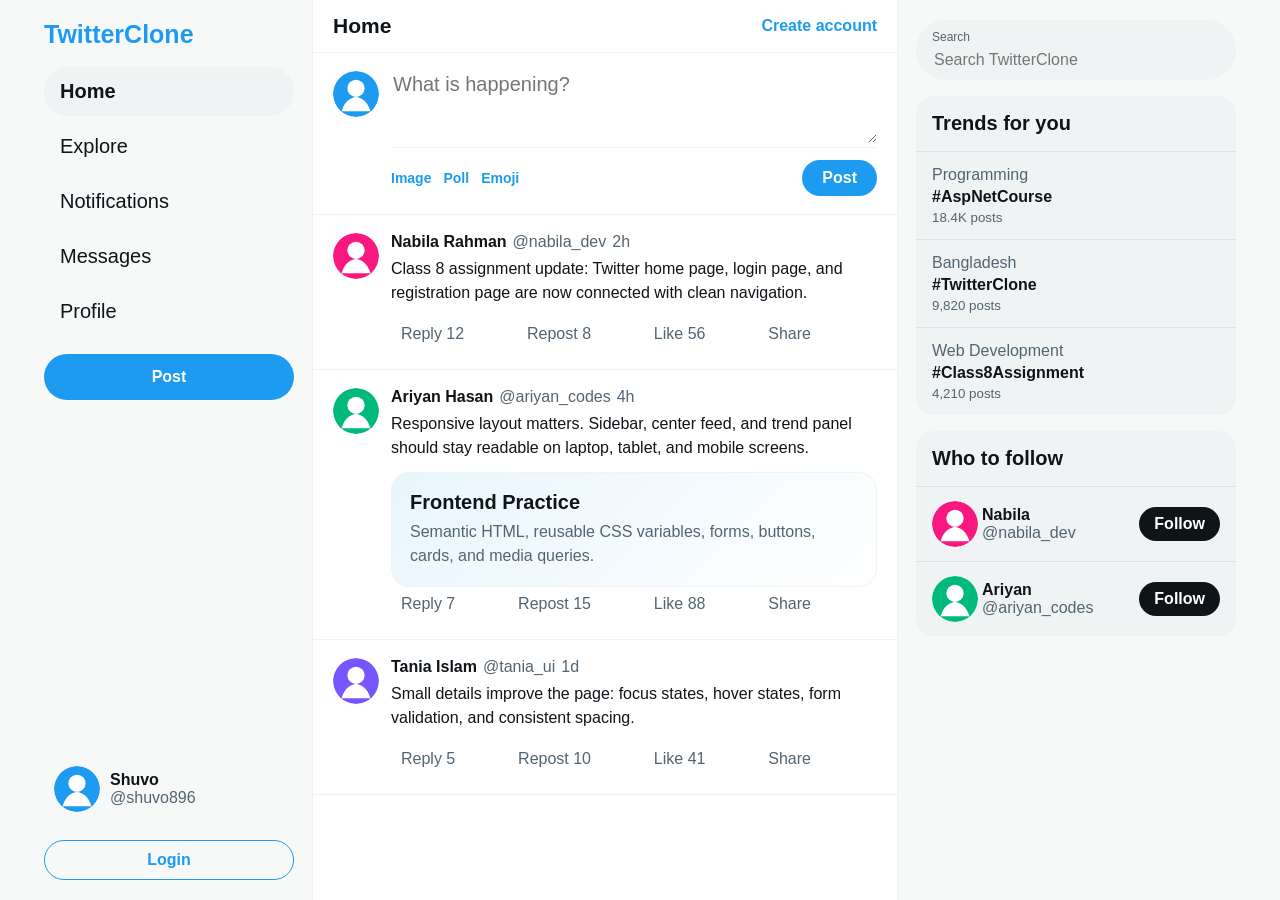
<file: Class 8/index.html>
<!DOCTYPE html>
<html lang="en">
<head>
  <meta charset="UTF-8" />
  <meta name="viewport" content="width=device-width, initial-scale=1.0" />
  <title>TwitterClone - Home</title>
  <link rel="stylesheet" href="styles.css" />
</head>
<body>
  <div class="app-shell">
    <aside class="sidebar">
      <a class="brand" href="index.html" aria-label="TwitterClone home">TwitterClone</a>

      <nav class="main-nav" aria-label="Main navigation">
        <a class="nav-link active" href="index.html"><span>Home</span></a>
        <a class="nav-link" href="#"><span>Explore</span></a>
        <a class="nav-link" href="#"><span>Notifications</span></a>
        <a class="nav-link" href="#"><span>Messages</span></a>
        <a class="nav-link" href="#"><span>Profile</span></a>
      </nav>

      <a class="compose-button" href="#compose">Post</a>

      <div class="signed-user">
        <img src="images/avatar-1.svg" alt="Shuvo avatar" />
        <div>
          <strong>Shuvo</strong>
          <span>@shuvo896</span>
        </div>
      </div>

      <a class="auth-link" href="login.html">Login</a>
    </aside>

    <main class="feed" aria-label="Twitter feed">
      <header class="feed-header">
        <h1>Home</h1>
        <a href="register.html">Create account</a>
      </header>

      <section class="composer" id="compose" aria-label="Create a post">
        <img src="images/avatar-1.svg" alt="Shuvo avatar" />
        <form>
          <textarea placeholder="What is happening?" maxlength="280" aria-label="Post content"></textarea>
          <div class="composer-footer">
            <div class="composer-tools" aria-hidden="true">
              <span>Image</span>
              <span>Poll</span>
              <span>Emoji</span>
            </div>
            <button type="submit">Post</button>
          </div>
        </form>
      </section>

      <article class="post">
        <img class="avatar" src="images/avatar-2.svg" alt="Nabila avatar" />
        <div class="post-body">
          <div class="post-meta">
            <strong>Nabila Rahman</strong>
            <span>@nabila_dev</span>
            <span>2h</span>
          </div>
          <p>Class 8 assignment update: Twitter home page, login page, and registration page are now connected with clean navigation.</p>
          <div class="post-actions">
            <button type="button">Reply 12</button>
            <button type="button">Repost 8</button>
            <button type="button">Like 56</button>
            <button type="button">Share</button>
          </div>
        </div>
      </article>

      <article class="post">
        <img class="avatar" src="images/avatar-3.svg" alt="Ariyan avatar" />
        <div class="post-body">
          <div class="post-meta">
            <strong>Ariyan Hasan</strong>
            <span>@ariyan_codes</span>
            <span>4h</span>
          </div>
          <p>Responsive layout matters. Sidebar, center feed, and trend panel should stay readable on laptop, tablet, and mobile screens.</p>
          <div class="preview-card">
            <h2>Frontend Practice</h2>
            <p>Semantic HTML, reusable CSS variables, forms, buttons, cards, and media queries.</p>
          </div>
          <div class="post-actions">
            <button type="button">Reply 7</button>
            <button type="button">Repost 15</button>
            <button type="button">Like 88</button>
            <button type="button">Share</button>
          </div>
        </div>
      </article>

      <article class="post">
        <img class="avatar" src="images/avatar-4.svg" alt="Tania avatar" />
        <div class="post-body">
          <div class="post-meta">
            <strong>Tania Islam</strong>
            <span>@tania_ui</span>
            <span>1d</span>
          </div>
          <p>Small details improve the page: focus states, hover states, form validation, and consistent spacing.</p>
          <div class="post-actions">
            <button type="button">Reply 5</button>
            <button type="button">Repost 10</button>
            <button type="button">Like 41</button>
            <button type="button">Share</button>
          </div>
        </div>
      </article>
    </main>

    <aside class="right-panel" aria-label="Trends and suggestions">
      <label class="search-box">
        <span>Search</span>
        <input type="search" placeholder="Search TwitterClone" />
      </label>

      <section class="panel-card">
        <h2>Trends for you</h2>
        <a href="#">
          <span>Programming</span>
          <strong>#AspNetCourse</strong>
          <small>18.4K posts</small>
        </a>
        <a href="#">
          <span>Bangladesh</span>
          <strong>#TwitterClone</strong>
          <small>9,820 posts</small>
        </a>
        <a href="#">
          <span>Web Development</span>
          <strong>#Class8Assignment</strong>
          <small>4,210 posts</small>
        </a>
      </section>

      <section class="panel-card">
        <h2>Who to follow</h2>
        <div class="follow-row">
          <img src="images/avatar-2.svg" alt="Nabila avatar" />
          <div>
            <strong>Nabila</strong>
            <span>@nabila_dev</span>
          </div>
          <button type="button">Follow</button>
        </div>
        <div class="follow-row">
          <img src="images/avatar-3.svg" alt="Ariyan avatar" />
          <div>
            <strong>Ariyan</strong>
            <span>@ariyan_codes</span>
          </div>
          <button type="button">Follow</button>
        </div>
      </section>
    </aside>
  </div>
</body>
</html>
</file>
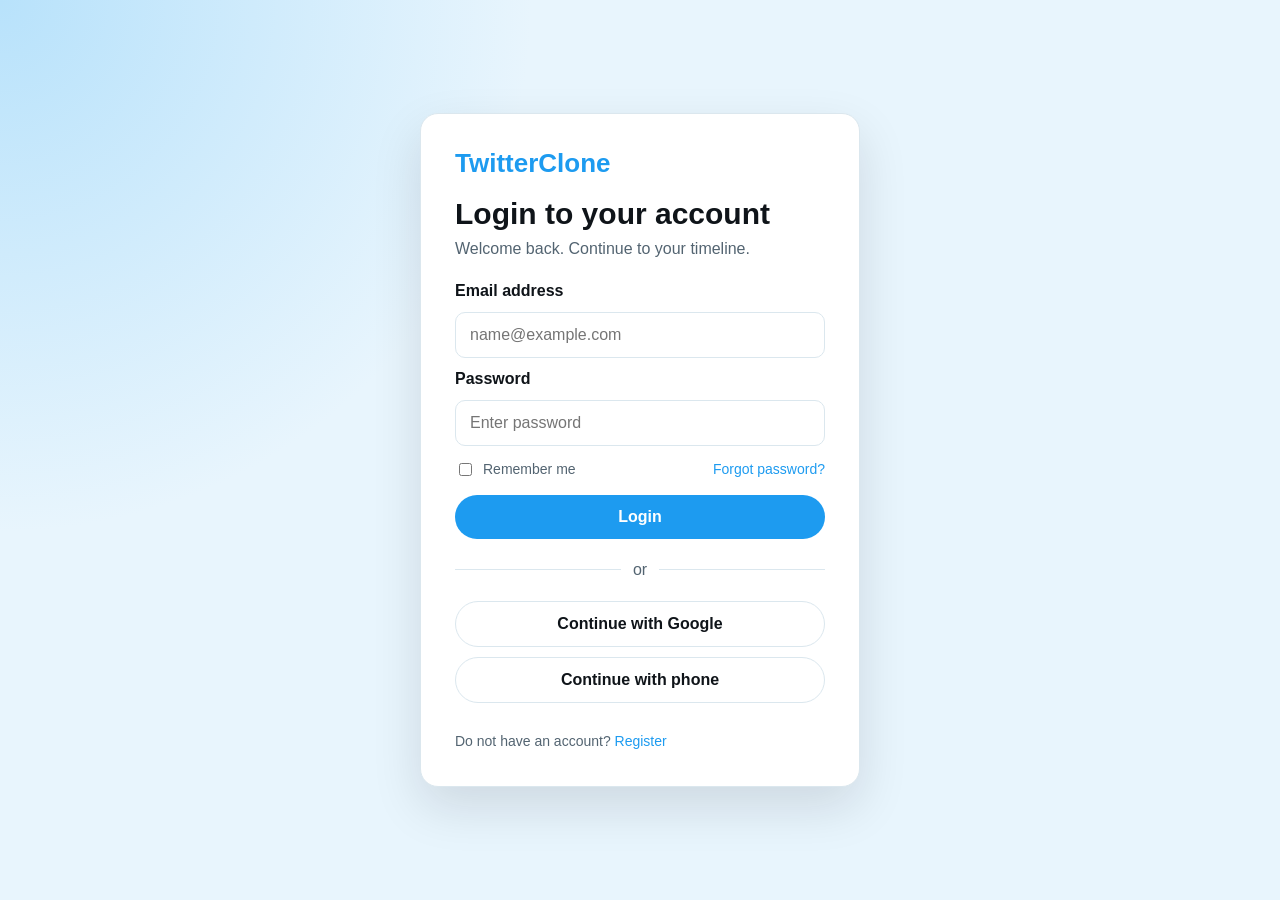
<file: Class 8/login.html>
<!DOCTYPE html>
<html lang="en">
<head>
  <meta charset="UTF-8" />
  <meta name="viewport" content="width=device-width, initial-scale=1.0" />
  <title>TwitterClone - Login</title>
  <link rel="stylesheet" href="style.css" />
</head>
<body>
  <main class="auth-page">
    <section class="auth-card" aria-labelledby="login-title">
      <a class="brand" href="index.html">TwitterClone</a>
      <h1 id="login-title">Login to your account</h1>
      <p>Welcome back. Continue to your timeline.</p>

      <form>
        <label for="email">Email address</label>
        <input id="email" name="email" type="email" placeholder="name@example.com" autocomplete="email" required />

        <label for="password">Password</label>
        <input id="password" name="password" type="password" placeholder="Enter password" autocomplete="current-password" minlength="6" required />

        <div class="form-row">
          <label class="check-label">
            <input type="checkbox" name="remember" />
            Remember me
          </label>
          <a href="#">Forgot password?</a>
        </div>

        <button type="submit">Login</button>
      </form>

      <div class="divider"><span>or</span></div>

      <button class="social-button" type="button">Continue with Google</button>
      <button class="social-button" type="button">Continue with phone</button>

      <p class="switch-page">Do not have an account? <a href="register.html">Register</a></p>
    </section>
  </main>
</body>
</html>
</file>
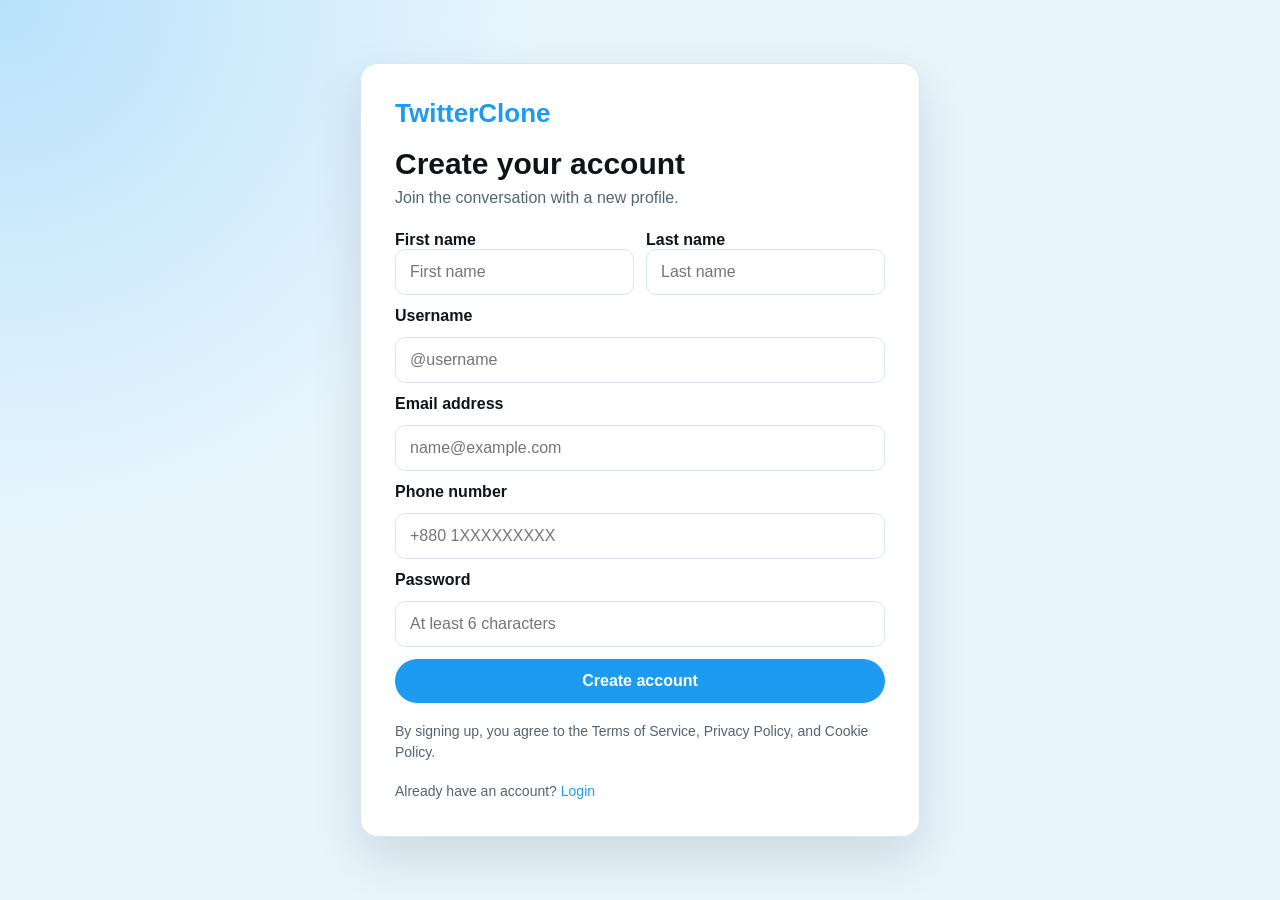
<file: Class 8/register.html>
<!DOCTYPE html>
<html lang="en">
<head>
  <meta charset="UTF-8" />
  <meta name="viewport" content="width=device-width, initial-scale=1.0" />
  <title>TwitterClone - Register</title>
  <link rel="stylesheet" href="style.css" />
</head>
<body>
  <main class="auth-page">
    <section class="auth-card wide" aria-labelledby="register-title">
      <a class="brand" href="index.html">TwitterClone</a>
      <h1 id="register-title">Create your account</h1>
      <p>Join the conversation with a new profile.</p>

      <form>
        <div class="two-column">
          <div>
            <label for="firstName">First name</label>
            <input id="firstName" name="firstName" type="text" placeholder="First name" autocomplete="given-name" required />
          </div>
          <div>
            <label for="lastName">Last name</label>
            <input id="lastName" name="lastName" type="text" placeholder="Last name" autocomplete="family-name" required />
          </div>
        </div>

        <label for="username">Username</label>
        <input id="username" name="username" type="text" placeholder="@username" autocomplete="username" required />

        <label for="email">Email address</label>
        <input id="email" name="email" type="email" placeholder="name@example.com" autocomplete="email" required />

        <label for="phone">Phone number</label>
        <input id="phone" name="phone" type="tel" placeholder="+880 1XXXXXXXXX" autocomplete="tel" pattern="[+\d\s-]{7,}" required />

        <label for="password">Password</label>
        <input id="password" name="password" type="password" placeholder="At least 6 characters" autocomplete="new-password" minlength="6" required />

        <button type="submit">Create account</button>
      </form>

      <p class="terms">By signing up, you agree to the Terms of Service, Privacy Policy, and Cookie Policy.</p>
      <p class="switch-page">Already have an account? <a href="login.html">Login</a></p>
    </section>
  </main>
</body>
</html>
</file>
<file: Class 8/styles.css>
:root {
  --bg: #f7f9f9;
  --surface: #ffffff;
  --surface-muted: #eff3f4;
  --text: #0f1419;
  --muted: #536471;
  --border: #eff3f4;
  --brand: #1d9bf0;
  --brand-dark: #0f7fc9;
  --like: #f91880;
  --repost: #00ba7c;
  --radius: 18px;
}

* {
  box-sizing: border-box;
}

body {
  margin: 0;
  background: var(--bg);
  color: var(--text);
  font-family: Arial, Helvetica, sans-serif;
}

a {
  color: inherit;
  text-decoration: none;
}

button,
textarea,
input {
  font: inherit;
}

button {
  cursor: pointer;
}

.app-shell {
  display: grid;
  grid-template-columns: 250px minmax(0, 610px) 320px;
  gap: 18px;
  max-width: 1220px;
  margin: 0 auto;
  padding: 0 14px;
}

.sidebar,
.right-panel {
  position: sticky;
  top: 0;
  height: 100vh;
  padding: 20px 0;
}

.sidebar {
  display: flex;
  flex-direction: column;
  gap: 18px;
}

.brand {
  color: var(--brand);
  font-size: 25px;
  font-weight: 800;
}

.main-nav {
  display: grid;
  gap: 6px;
}

.nav-link {
  border-radius: 999px;
  color: var(--text);
  font-size: 20px;
  padding: 13px 16px;
}

.nav-link:hover,
.nav-link.active {
  background: var(--surface-muted);
  font-weight: 700;
}

.compose-button,
.composer button,
.follow-row button {
  border: 0;
  border-radius: 999px;
  background: var(--brand);
  color: #fff;
  font-weight: 700;
}

.compose-button {
  display: inline-flex;
  justify-content: center;
  padding: 14px 22px;
}

.compose-button:hover,
.composer button:hover {
  background: var(--brand-dark);
}

.signed-user {
  display: flex;
  align-items: center;
  gap: 10px;
  margin-top: auto;
  border-radius: 999px;
  padding: 10px;
}

.signed-user:hover {
  background: var(--surface-muted);
}

.signed-user img,
.composer img,
.avatar,
.follow-row img {
  width: 46px;
  height: 46px;
  border-radius: 50%;
}

.signed-user span,
.post-meta span,
.panel-card span,
.panel-card small,
.follow-row span {
  color: var(--muted);
}

.signed-user div,
.follow-row div {
  display: grid;
}

.auth-link {
  border: 1px solid var(--brand);
  border-radius: 999px;
  color: var(--brand);
  font-weight: 700;
  padding: 10px 16px;
  text-align: center;
}

.feed {
  min-height: 100vh;
  background: var(--surface);
  border-left: 1px solid var(--border);
  border-right: 1px solid var(--border);
}

.feed-header {
  position: sticky;
  top: 0;
  z-index: 2;
  display: flex;
  align-items: center;
  justify-content: space-between;
  border-bottom: 1px solid var(--border);
  background: rgba(255, 255, 255, 0.92);
  backdrop-filter: blur(12px);
  padding: 14px 20px;
}

.feed-header h1 {
  margin: 0;
  font-size: 21px;
}

.feed-header a {
  color: var(--brand);
  font-weight: 700;
}

.composer {
  display: flex;
  gap: 12px;
  border-bottom: 1px solid var(--border);
  padding: 18px 20px;
}

.composer form {
  flex: 1;
}

.composer textarea {
  width: 100%;
  min-height: 72px;
  resize: vertical;
  border: 0;
  outline: 0;
  font-size: 20px;
}

.composer-footer {
  display: flex;
  align-items: center;
  justify-content: space-between;
  border-top: 1px solid var(--border);
  padding-top: 12px;
}

.composer-tools {
  display: flex;
  flex-wrap: wrap;
  gap: 12px;
  color: var(--brand);
  font-size: 14px;
  font-weight: 700;
}

.composer button {
  padding: 9px 20px;
}

.post {
  display: flex;
  gap: 12px;
  border-bottom: 1px solid var(--border);
  padding: 18px 20px;
}

.post:hover {
  background: #fdfdfd;
}

.post-body {
  min-width: 0;
  flex: 1;
}

.post-meta {
  display: flex;
  flex-wrap: wrap;
  gap: 6px;
}

.post p {
  margin: 6px 0 12px;
  line-height: 1.5;
}

.preview-card {
  border: 1px solid var(--border);
  border-radius: var(--radius);
  background: linear-gradient(135deg, #e8f5fd, #ffffff);
  padding: 18px;
}

.preview-card h2 {
  margin: 0 0 6px;
  font-size: 20px;
}

.preview-card p {
  margin: 0;
  color: var(--muted);
}

.post-actions {
  display: flex;
  flex-wrap: wrap;
  justify-content: space-between;
  gap: 8px;
  max-width: 430px;
}

.post-actions button {
  border: 0;
  border-radius: 999px;
  background: transparent;
  color: var(--muted);
  padding: 8px 10px;
}

.post-actions button:hover {
  background: rgba(29, 155, 240, 0.1);
  color: var(--brand);
}

.post-actions button:nth-child(2):hover {
  background: rgba(0, 186, 124, 0.1);
  color: var(--repost);
}

.post-actions button:nth-child(3):hover {
  background: rgba(249, 24, 128, 0.1);
  color: var(--like);
}

.right-panel {
  display: grid;
  align-content: start;
  gap: 16px;
}

.search-box {
  display: grid;
  gap: 6px;
  border-radius: 999px;
  background: var(--surface-muted);
  padding: 10px 16px;
}

.search-box span {
  color: var(--muted);
  font-size: 12px;
}

.search-box input {
  border: 0;
  outline: 0;
  background: transparent;
}

.panel-card {
  overflow: hidden;
  border-radius: var(--radius);
  background: var(--surface-muted);
}

.panel-card h2 {
  margin: 0;
  padding: 16px;
  font-size: 20px;
}

.panel-card a,
.follow-row {
  display: grid;
  gap: 4px;
  border-top: 1px solid #dde4e7;
  padding: 14px 16px;
}

.panel-card a:hover,
.follow-row:hover {
  background: #e7ecef;
}

.follow-row {
  grid-template-columns: 46px 1fr auto;
  align-items: center;
}

.follow-row button {
  background: var(--text);
  padding: 8px 15px;
}

@media (max-width: 1020px) {
  .app-shell {
    grid-template-columns: 88px minmax(0, 1fr);
  }

  .right-panel {
    display: none;
  }

  .brand,
  .nav-link span,
  .signed-user div,
  .auth-link {
    font-size: 0;
  }

  .brand::before {
    content: "TC";
    font-size: 22px;
  }

  .nav-link::before {
    content: "•";
    font-size: 28px;
  }

  .compose-button {
    width: 52px;
    height: 52px;
    align-items: center;
    padding: 0;
    font-size: 0;
  }

  .compose-button::before {
    content: "+";
    font-size: 28px;
  }
}

@media (max-width: 640px) {
  .app-shell {
    display: block;
    padding: 0;
  }

  .sidebar {
    position: sticky;
    z-index: 3;
    height: auto;
    flex-direction: row;
    align-items: center;
    border-bottom: 1px solid var(--border);
    background: var(--surface);
    padding: 10px 14px;
  }

  .main-nav {
    display: flex;
    margin-left: auto;
  }

  .nav-link {
    padding: 8px;
  }

  .compose-button,
  .signed-user {
    display: none;
  }

  .feed {
    border: 0;
  }

  .composer,
  .post {
    padding: 14px;
  }
}
</file>
<file: Class 8/style.css>
:root {
  --bg: #e8f5fd;
  --surface: #ffffff;
  --text: #0f1419;
  --muted: #536471;
  --border: #dbe7ee;
  --brand: #1d9bf0;
  --brand-dark: #0f7fc9;
}

* {
  box-sizing: border-box;
}

body {
  margin: 0;
  min-height: 100vh;
  background: radial-gradient(circle at top left, #b8e2fb, transparent 34%), var(--bg);
  color: var(--text);
  font-family: Arial, Helvetica, sans-serif;
}

a {
  color: var(--brand);
  text-decoration: none;
}

button,
input {
  font: inherit;
}

.auth-page {
  display: grid;
  min-height: 100vh;
  place-items: center;
  padding: 24px;
}

.auth-card {
  width: min(100%, 440px);
  border: 1px solid var(--border);
  border-radius: 18px;
  background: var(--surface);
  box-shadow: 0 20px 50px rgba(15, 20, 25, 0.12);
  padding: 34px;
}

.auth-card.wide {
  width: min(100%, 560px);
}

.brand {
  display: inline-block;
  margin-bottom: 18px;
  color: var(--brand);
  font-size: 26px;
  font-weight: 800;
}

h1 {
  margin: 0 0 8px;
  font-size: 30px;
  line-height: 1.15;
}

p {
  margin: 0 0 24px;
  color: var(--muted);
}

form {
  display: grid;
  gap: 12px;
}

label {
  font-weight: 700;
}

input {
  width: 100%;
  border: 1px solid var(--border);
  border-radius: 10px;
  outline: 0;
  padding: 13px 14px;
}

input:focus {
  border-color: var(--brand);
  box-shadow: 0 0 0 3px rgba(29, 155, 240, 0.16);
}

.two-column {
  display: grid;
  grid-template-columns: 1fr 1fr;
  gap: 12px;
}

.form-row {
  display: flex;
  align-items: center;
  justify-content: space-between;
  gap: 12px;
  margin: 2px 0 4px;
  font-size: 14px;
}

.check-label {
  display: inline-flex;
  align-items: center;
  gap: 8px;
  color: var(--muted);
  font-weight: 400;
}

.check-label input {
  width: auto;
}

button {
  border: 0;
  border-radius: 999px;
  background: var(--brand);
  color: #fff;
  cursor: pointer;
  font-weight: 800;
  padding: 13px 18px;
}

button:hover {
  background: var(--brand-dark);
}

.divider {
  display: flex;
  align-items: center;
  gap: 12px;
  margin: 22px 0;
  color: var(--muted);
}

.divider::before,
.divider::after {
  content: "";
  flex: 1;
  height: 1px;
  background: var(--border);
}

.social-button {
  width: 100%;
  border: 1px solid var(--border);
  background: #fff;
  color: var(--text);
  margin-bottom: 10px;
}

.social-button:hover {
  background: #f7f9f9;
}

.switch-page,
.terms {
  margin: 18px 0 0;
  font-size: 14px;
  line-height: 1.5;
}

@media (max-width: 560px) {
  .auth-page {
    padding: 14px;
  }

  .auth-card {
    padding: 24px;
  }

  h1 {
    font-size: 25px;
  }

  .two-column {
    grid-template-columns: 1fr;
  }
}
</file>
